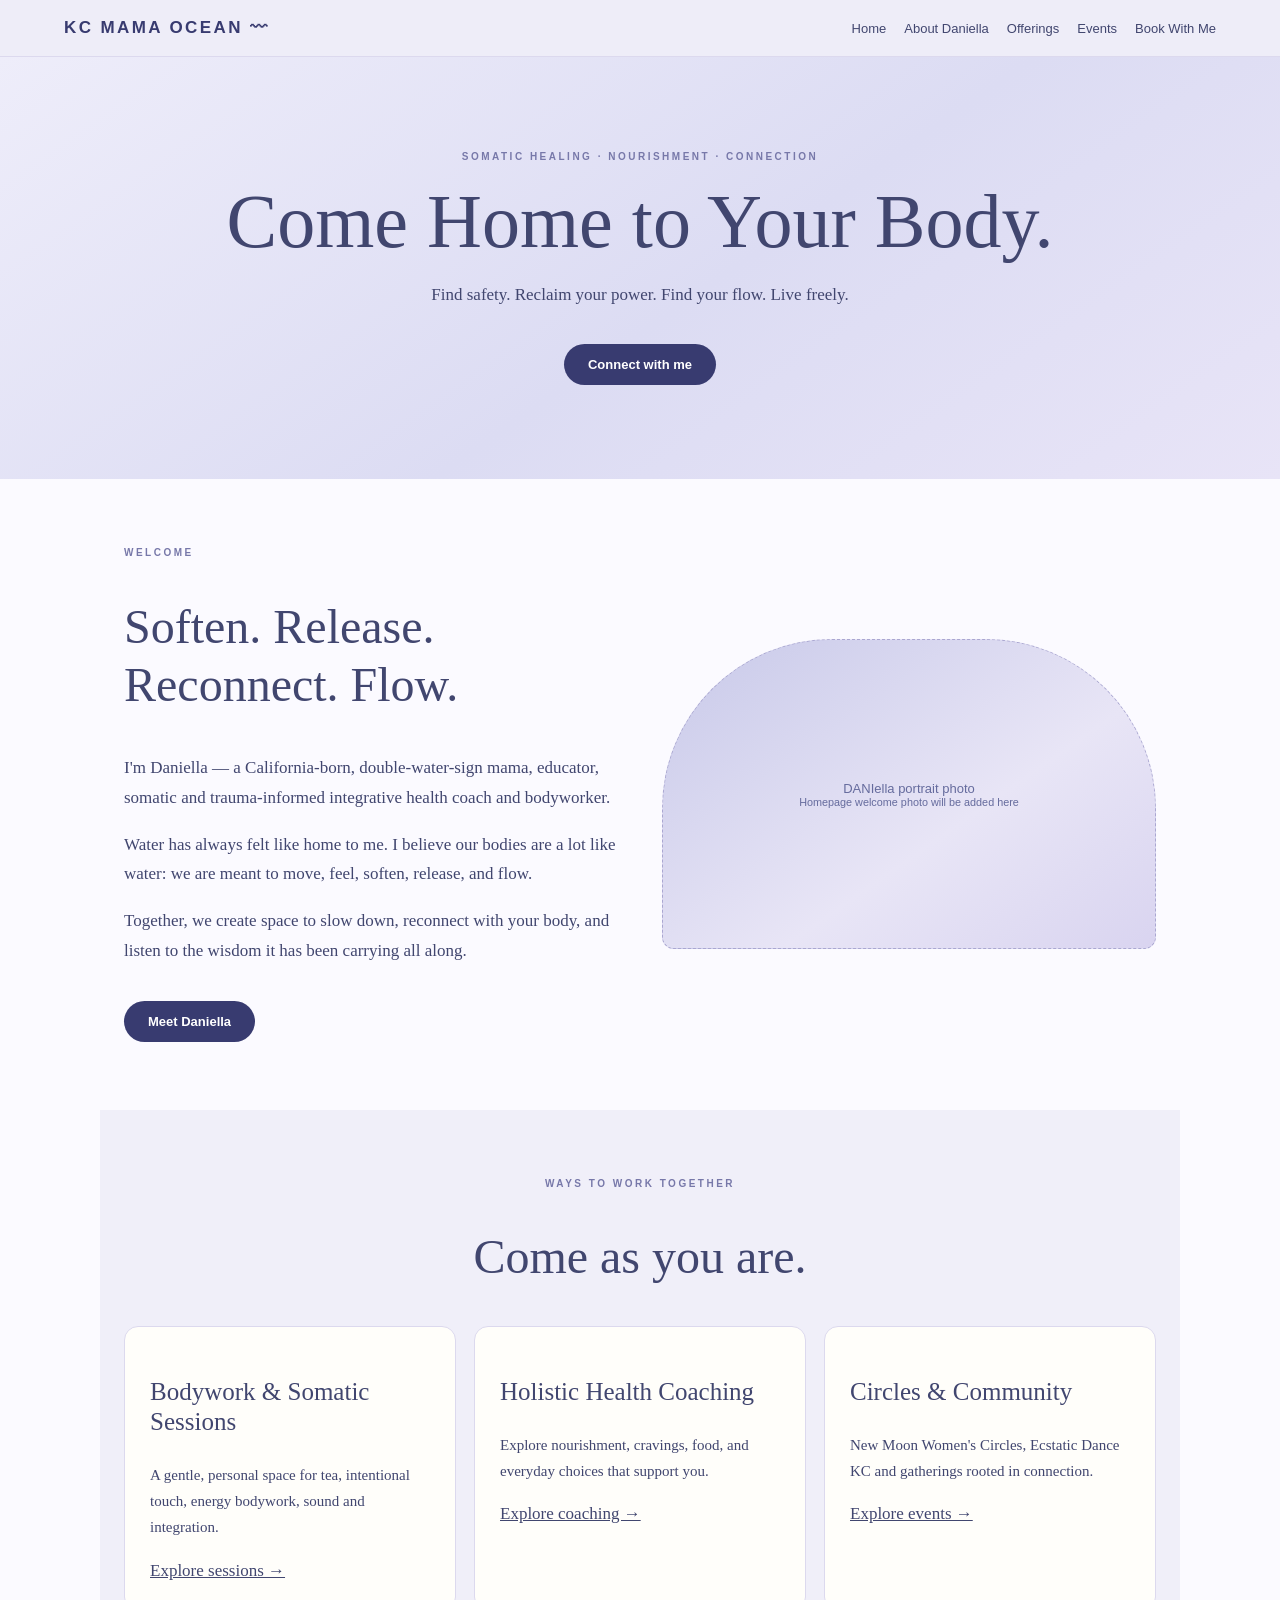
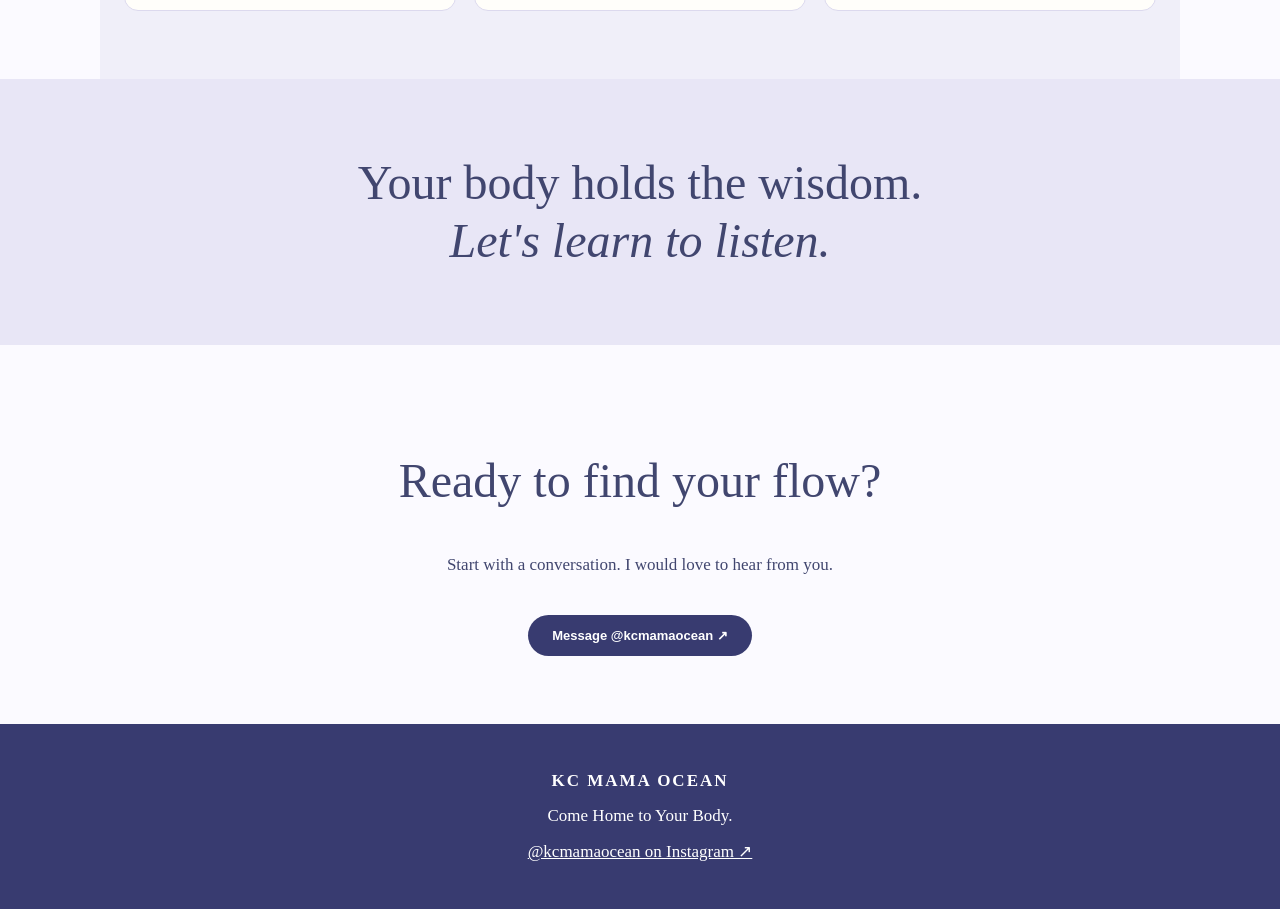
<file: index.html>
<!doctype html>
<html lang="en"><head><meta charset="utf-8"><meta name="viewport" content="width=device-width,initial-scale=1"><meta name="description" content="KC Mama Ocean — somatic bodywork, holistic health coaching, nourishment and community with Daniella."><title>Home | KC Mama Ocean</title><link rel="stylesheet" href="style.css"></head><body><header><a class="brand" href="index.html">KC MAMA OCEAN 〰</a><nav><a href="index.html">Home</a><a href="about.html">About Daniella</a><a href="offerings.html">Offerings</a><a href="events.html">Events</a><a href="book.html">Book With Me</a></nav></header><main>
<section class="hero"><div class="eyebrow">Somatic healing · Nourishment · Connection</div><h1>Come Home to Your Body.</h1><p>Find safety. Reclaim your power. Find your flow. Live freely.</p><a class="button" href="book.html">Connect with me</a></section>
<section class="wrap split"><div><div class="eyebrow">Welcome</div><h2>Soften. Release. Reconnect. Flow.</h2><p>I'm Daniella — a California-born, double-water-sign mama, educator, somatic and trauma-informed integrative health coach and bodyworker.</p><p>Water has always felt like home to me. I believe our bodies are a lot like water: we are meant to move, feel, soften, release, and flow.</p><p>Together, we create space to slow down, reconnect with your body, and listen to the wisdom it has been carrying all along.</p><a href="about.html" class="button">Meet Daniella</a></div><div class="photo-placeholder">DANIella portrait photo<br><small>Homepage welcome photo will be added here</small></div></section>
<section class="wrap soft"><div class="center"><div class="eyebrow">Ways to work together</div><h2>Come as you are.</h2></div><div class="cards"><article class="card"><h3>Bodywork & Somatic Sessions</h3><p>A gentle, personal space for tea, intentional touch, energy bodywork, sound and integration.</p><a href="offerings.html">Explore sessions →</a></article><article class="card"><h3>Holistic Health Coaching</h3><p>Explore nourishment, cravings, food, and everyday choices that support you.</p><a href="offerings.html">Explore coaching →</a></article><article class="card"><h3>Circles & Community</h3><p>New Moon Women's Circles, Ecstatic Dance KC and gatherings rooted in connection.</p><a href="events.html">Explore events →</a></article></div></section>
<section class="quote"><h2>Your body holds the wisdom.<br><em>Let's learn to listen.</em></h2></section>
<section class="wrap center"><h2>Ready to find your flow?</h2><p>Start with a conversation. I would love to hear from you.</p><a class="button" href="https://www.instagram.com/kcmamaocean/" target="_blank" rel="noopener">Message @kcmamaocean ↗</a></section></main><footer><strong style="letter-spacing:2px">KC MAMA OCEAN</strong><p>Come Home to Your Body.</p><a href="https://www.instagram.com/kcmamaocean/" target="_blank" rel="noopener">@kcmamaocean on Instagram ↗</a></footer></body></html>
</file>
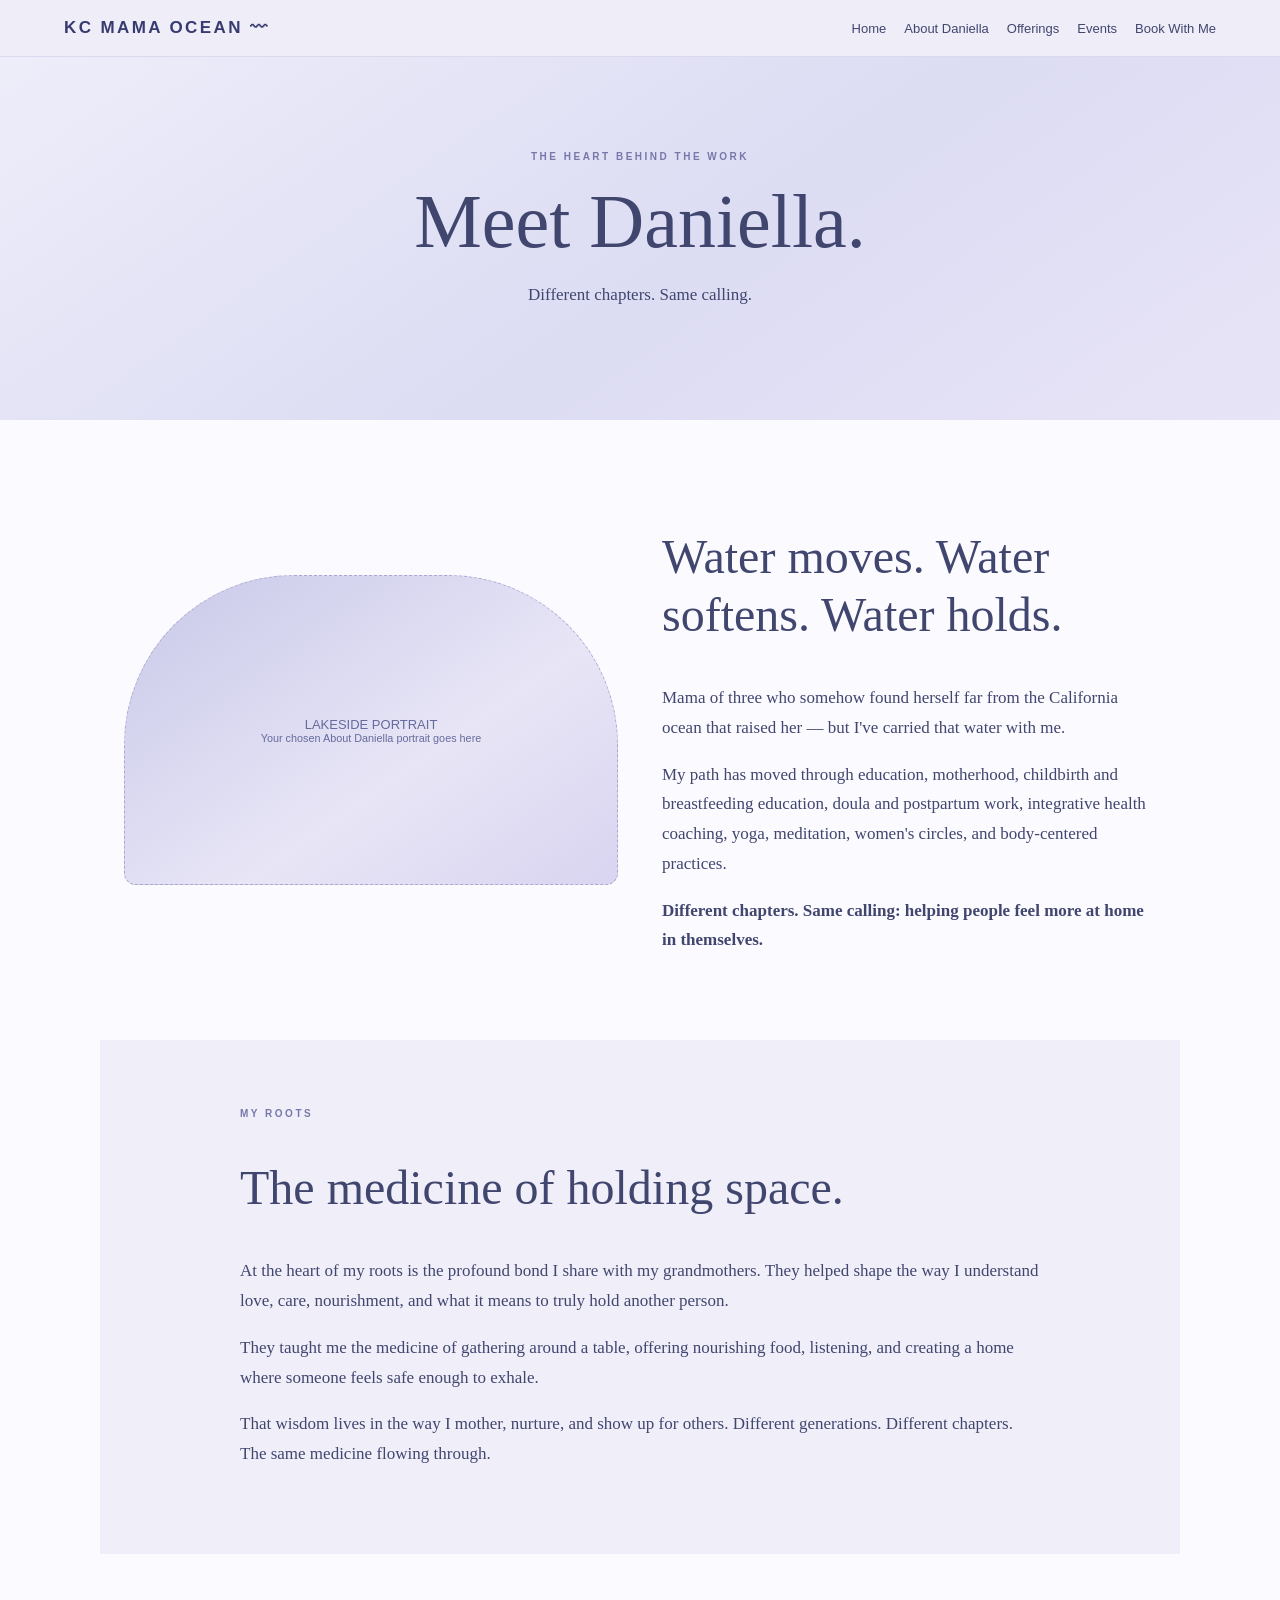
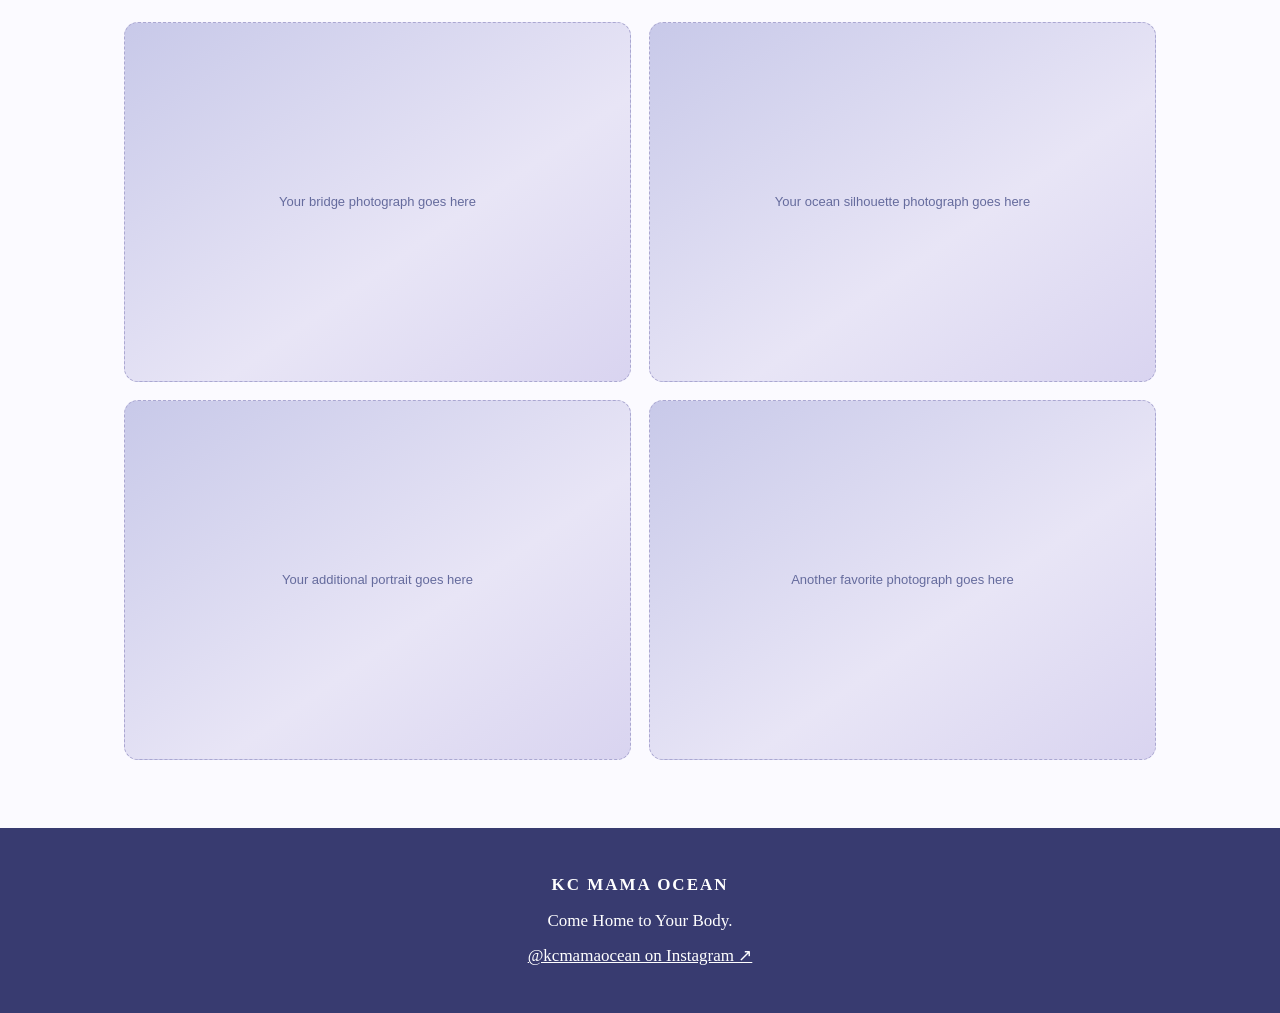
<file: about.html>
<!doctype html>
<html lang="en"><head><meta charset="utf-8"><meta name="viewport" content="width=device-width,initial-scale=1"><meta name="description" content="KC Mama Ocean — somatic bodywork, holistic health coaching, nourishment and community with Daniella."><title>About Daniella | KC Mama Ocean</title><link rel="stylesheet" href="style.css"></head><body><header><a class="brand" href="index.html">KC MAMA OCEAN 〰</a><nav><a href="index.html">Home</a><a href="about.html">About Daniella</a><a href="offerings.html">Offerings</a><a href="events.html">Events</a><a href="book.html">Book With Me</a></nav></header><main>
<section class="hero"><div class="eyebrow">The heart behind the work</div><h1>Meet Daniella.</h1><p>Different chapters. Same calling.</p></section>
<section class="wrap split"><div class="photo-placeholder">LAKESIDE PORTRAIT<br><small>Your chosen About Daniella portrait goes here</small></div><div><h2>Water moves. Water softens. Water holds.</h2><p>Mama of three who somehow found herself far from the California ocean that raised her — but I've carried that water with me.</p><p>My path has moved through education, motherhood, childbirth and breastfeeding education, doula and postpartum work, integrative health coaching, yoga, meditation, women's circles, and body-centered practices.</p><p><strong>Different chapters. Same calling: helping people feel more at home in themselves.</strong></p></div></section>
<section class="wrap soft"><div class="narrow" style="margin:auto"><div class="eyebrow">My roots</div><h2>The medicine of holding space.</h2><p>At the heart of my roots is the profound bond I share with my grandmothers. They helped shape the way I understand love, care, nourishment, and what it means to truly hold another person.</p><p>They taught me the medicine of gathering around a table, offering nourishing food, listening, and creating a home where someone feels safe enough to exhale.</p><p>That wisdom lives in the way I mother, nurture, and show up for others. Different generations. Different chapters. The same medicine flowing through.</p></div></section>
<section class="wrap"><div class="gallery"><div class="photo-placeholder">Your bridge photograph goes here</div><div class="photo-placeholder">Your ocean silhouette photograph goes here</div><div class="photo-placeholder">Your additional portrait goes here</div><div class="photo-placeholder">Another favorite photograph goes here</div></div></section></main><footer><strong style="letter-spacing:2px">KC MAMA OCEAN</strong><p>Come Home to Your Body.</p><a href="https://www.instagram.com/kcmamaocean/" target="_blank" rel="noopener">@kcmamaocean on Instagram ↗</a></footer></body></html>
</file>
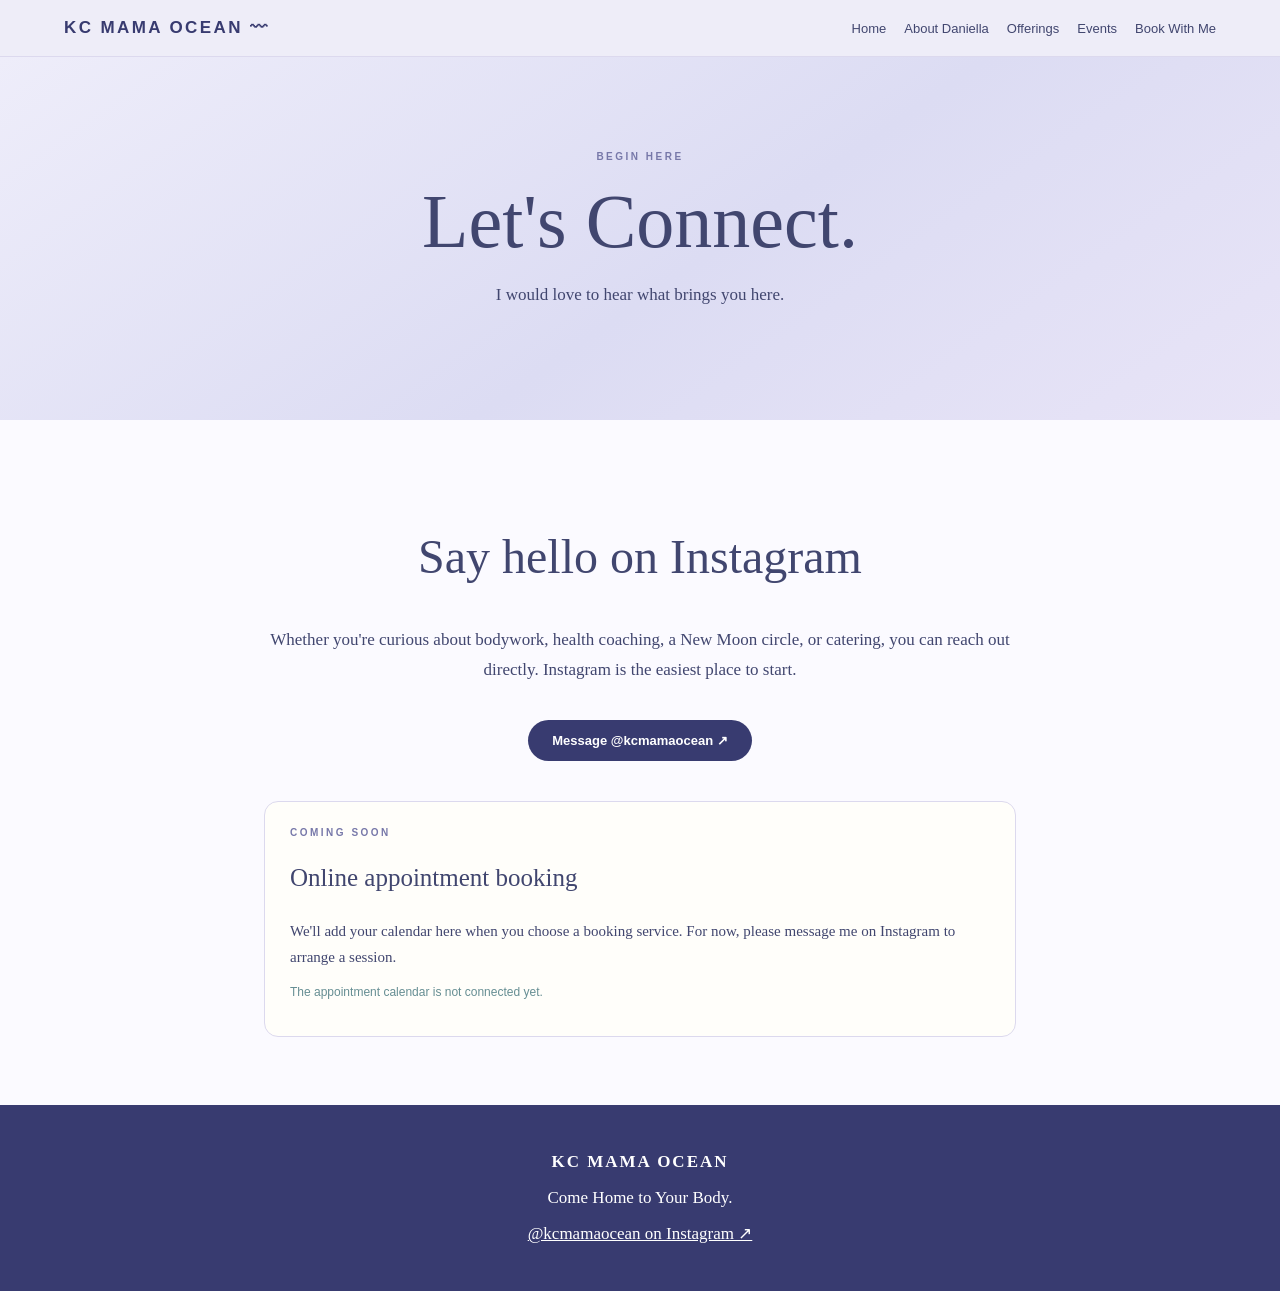
<file: book.html>
<!doctype html>
<html lang="en"><head><meta charset="utf-8"><meta name="viewport" content="width=device-width,initial-scale=1"><meta name="description" content="KC Mama Ocean — somatic bodywork, holistic health coaching, nourishment and community with Daniella."><title>Book With Me | KC Mama Ocean</title><link rel="stylesheet" href="style.css"></head><body><header><a class="brand" href="index.html">KC MAMA OCEAN 〰</a><nav><a href="index.html">Home</a><a href="about.html">About Daniella</a><a href="offerings.html">Offerings</a><a href="events.html">Events</a><a href="book.html">Book With Me</a></nav></header><main>
<section class="hero"><div class="eyebrow">Begin here</div><h1>Let's Connect.</h1><p>I would love to hear what brings you here.</p></section>
<section class="wrap narrow center" style="margin:auto"><h2>Say hello on Instagram</h2><p>Whether you're curious about bodywork, health coaching, a New Moon circle, or catering, you can reach out directly. Instagram is the easiest place to start.</p><a class="button" href="https://www.instagram.com/kcmamaocean/" target="_blank" rel="noopener">Message @kcmamaocean ↗</a><div class="card" style="margin-top:40px;text-align:left"><div class="eyebrow">Coming soon</div><h3>Online appointment booking</h3><p>We'll add your calendar here when you choose a booking service. For now, please message me on Instagram to arrange a session.</p><p style="font:12px Arial,sans-serif;color:#668e93">The appointment calendar is not connected yet.</p></div></section></main><footer><strong style="letter-spacing:2px">KC MAMA OCEAN</strong><p>Come Home to Your Body.</p><a href="https://www.instagram.com/kcmamaocean/" target="_blank" rel="noopener">@kcmamaocean on Instagram ↗</a></footer></body></html>
</file>
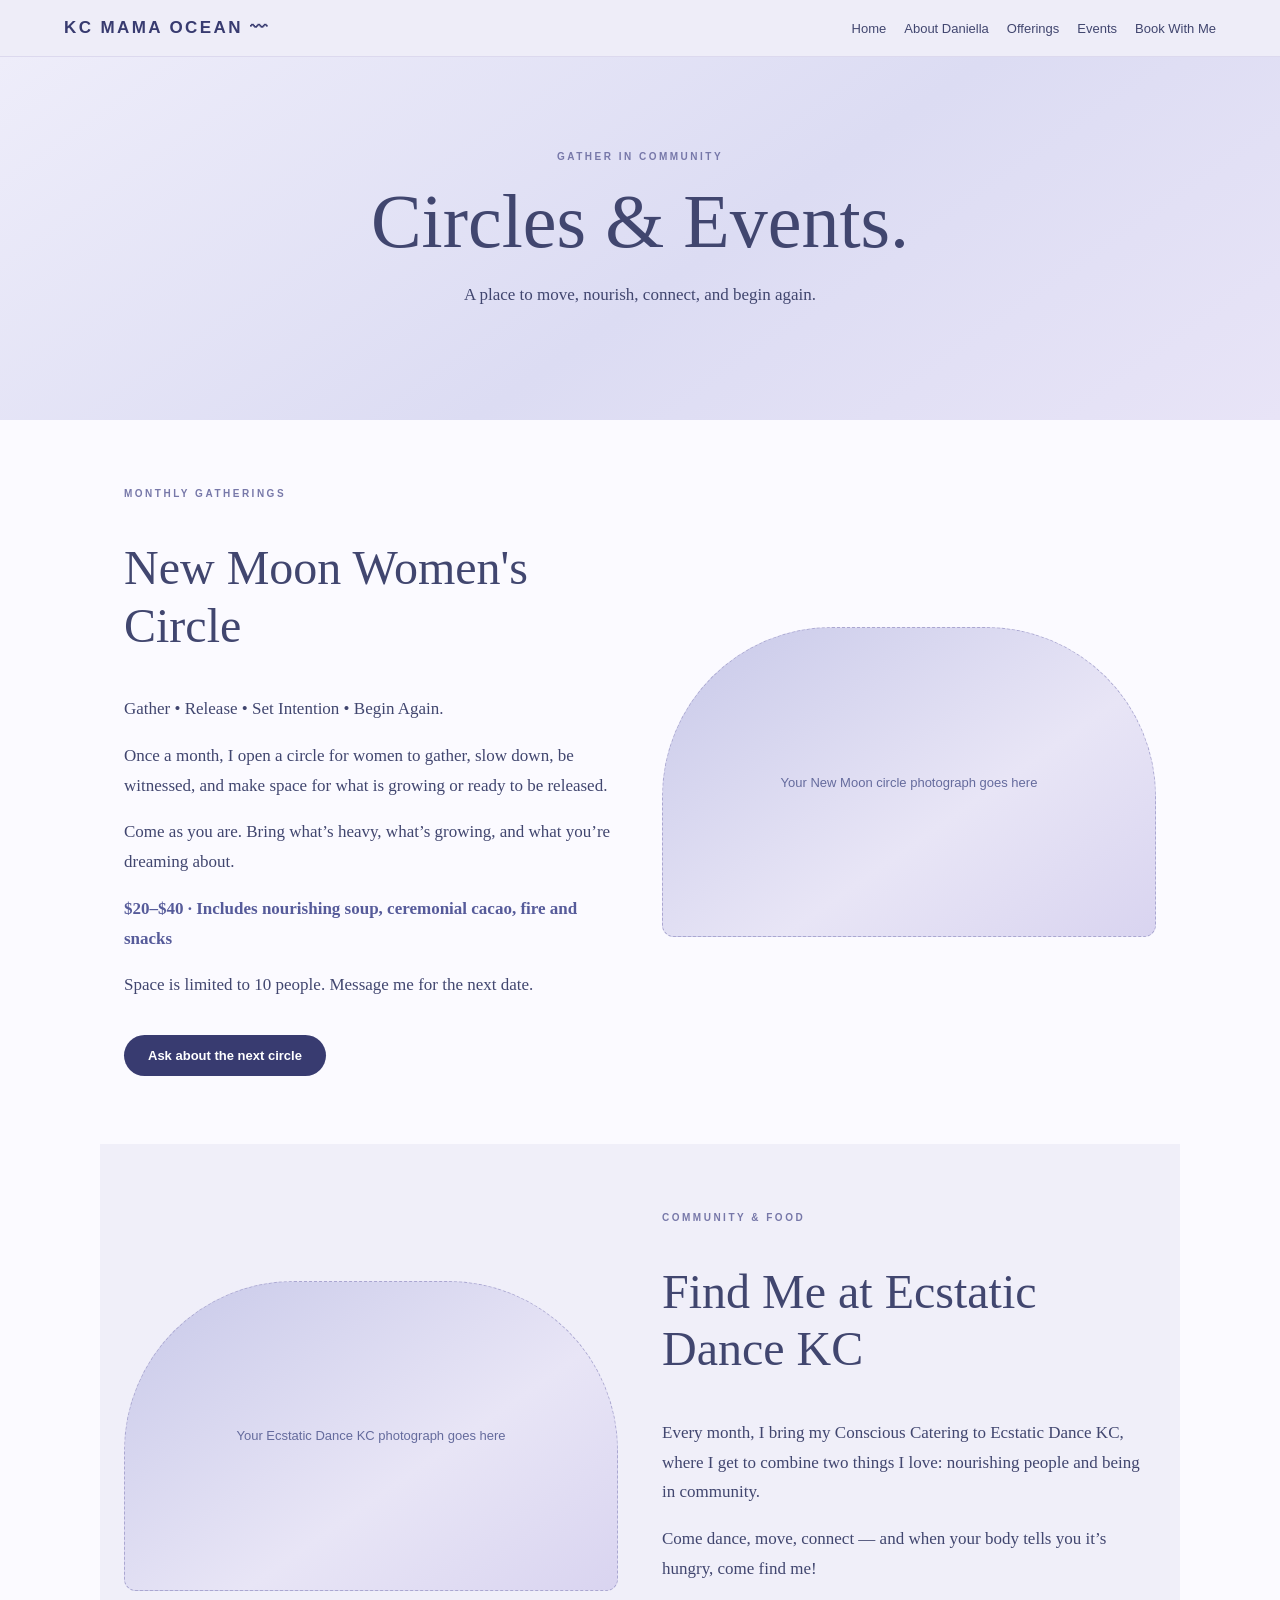
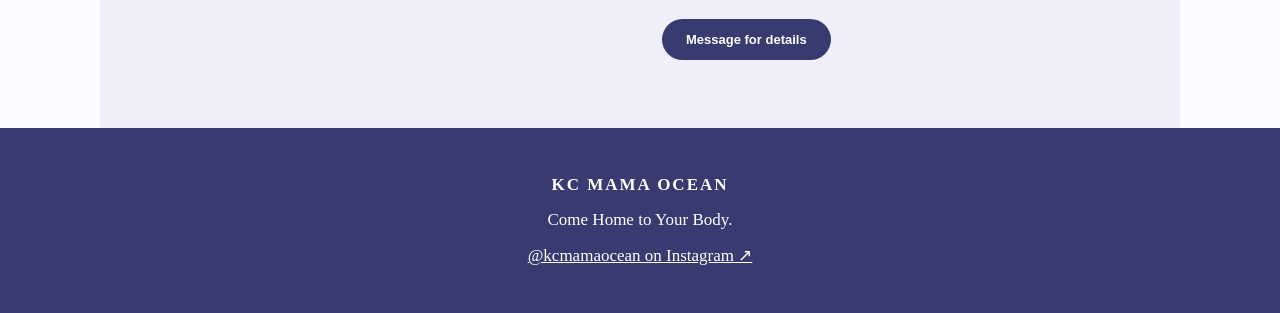
<file: events.html>
<!doctype html>
<html lang="en"><head><meta charset="utf-8"><meta name="viewport" content="width=device-width,initial-scale=1"><meta name="description" content="KC Mama Ocean — somatic bodywork, holistic health coaching, nourishment and community with Daniella."><title>Events | KC Mama Ocean</title><link rel="stylesheet" href="style.css"></head><body><header><a class="brand" href="index.html">KC MAMA OCEAN 〰</a><nav><a href="index.html">Home</a><a href="about.html">About Daniella</a><a href="offerings.html">Offerings</a><a href="events.html">Events</a><a href="book.html">Book With Me</a></nav></header><main>
<section class="hero"><div class="eyebrow">Gather in community</div><h1>Circles & Events.</h1><p>A place to move, nourish, connect, and begin again.</p></section>
<section class="wrap split"><div><div class="eyebrow">Monthly gatherings</div><h2>New Moon Women's Circle</h2><p>Gather • Release • Set Intention • Begin Again.</p><p>Once a month, I open a circle for women to gather, slow down, be witnessed, and make space for what is growing or ready to be released.</p><p>Come as you are. Bring what’s heavy, what’s growing, and what you’re dreaming about.</p><p class="price">$20–$40 · Includes nourishing soup, ceremonial cacao, fire and snacks</p><p>Space is limited to 10 people. Message me for the next date.</p><a class="button" href="https://www.instagram.com/kcmamaocean/" target="_blank" rel="noopener">Ask about the next circle</a></div><div class="photo-placeholder">Your New Moon circle photograph goes here</div></section>
<section class="wrap soft split"><div class="photo-placeholder">Your Ecstatic Dance KC photograph goes here</div><div><div class="eyebrow">Community & food</div><h2>Find Me at Ecstatic Dance KC</h2><p>Every month, I bring my Conscious Catering to Ecstatic Dance KC, where I get to combine two things I love: nourishing people and being in community.</p><p>Come dance, move, connect — and when your body tells you it’s hungry, come find me!</p><a class="button" href="https://www.instagram.com/kcmamaocean/" target="_blank" rel="noopener">Message for details</a></div></section></main><footer><strong style="letter-spacing:2px">KC MAMA OCEAN</strong><p>Come Home to Your Body.</p><a href="https://www.instagram.com/kcmamaocean/" target="_blank" rel="noopener">@kcmamaocean on Instagram ↗</a></footer></body></html>
</file>
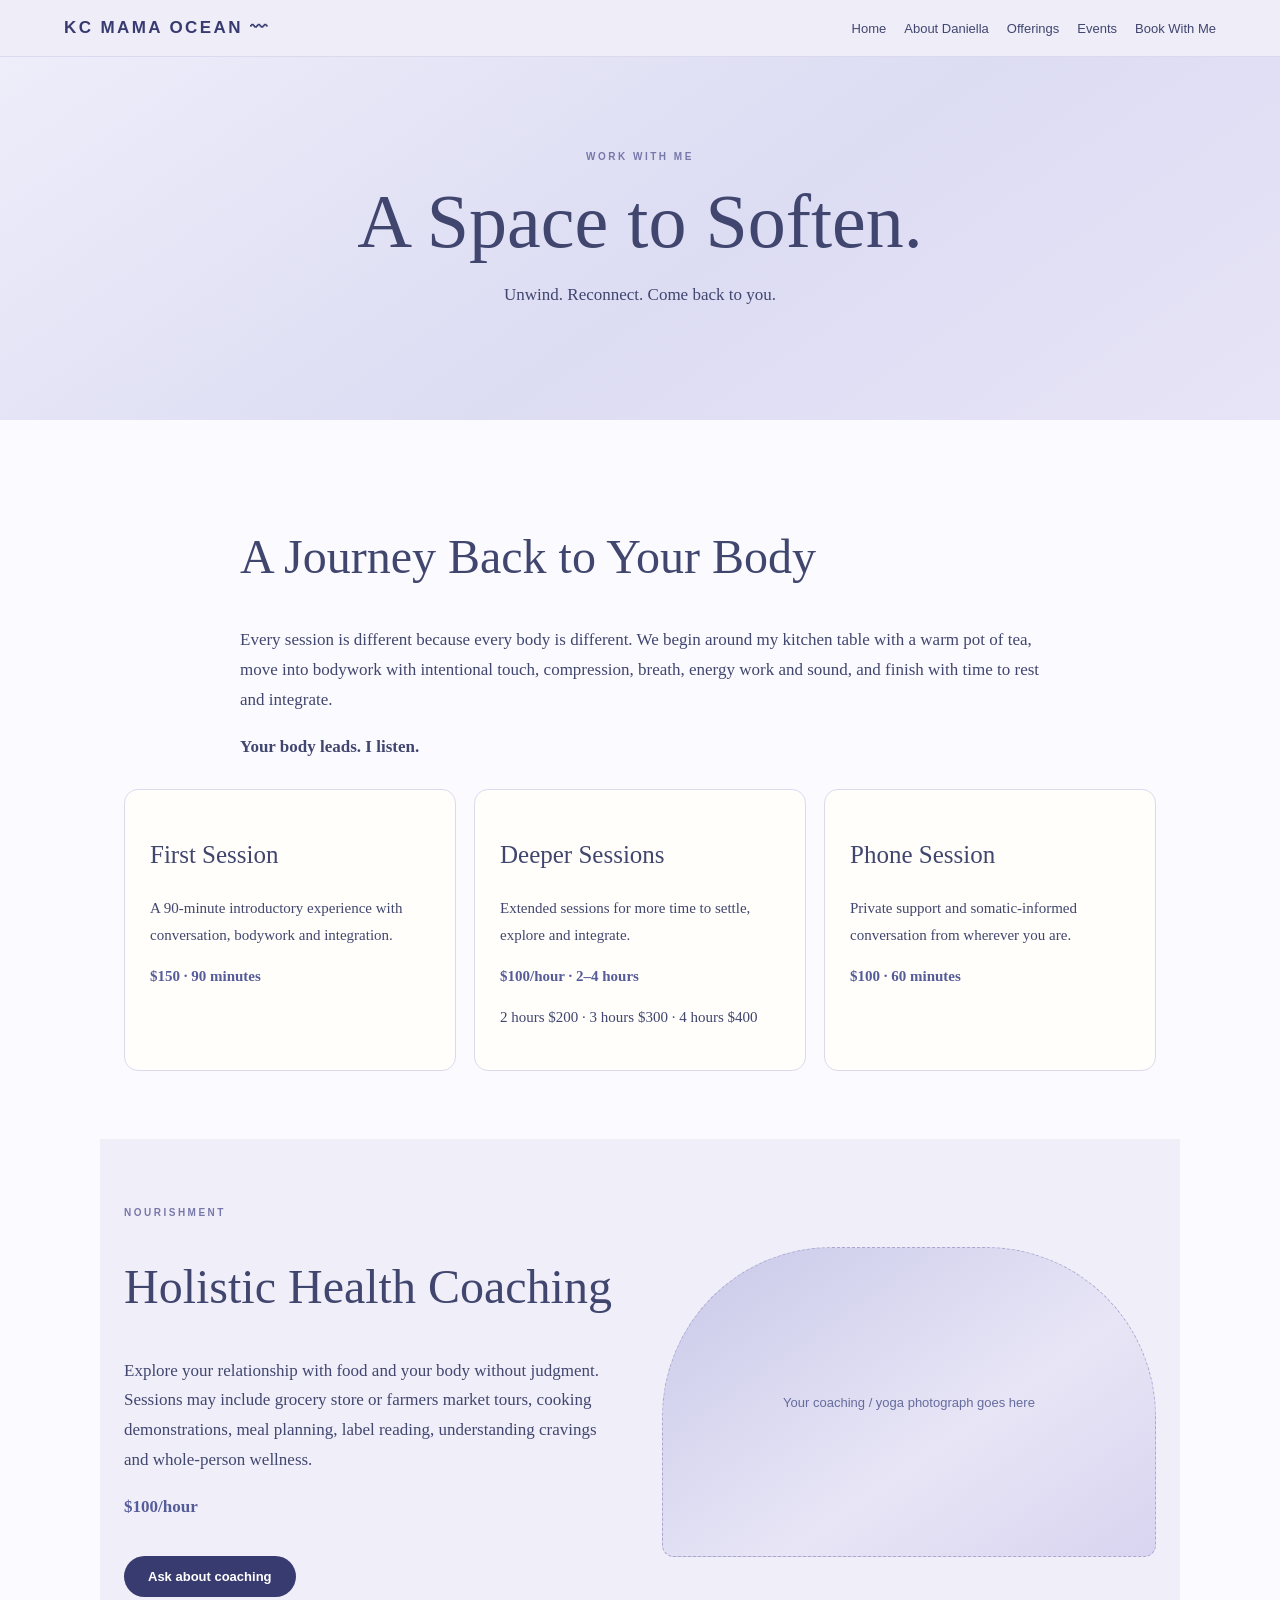
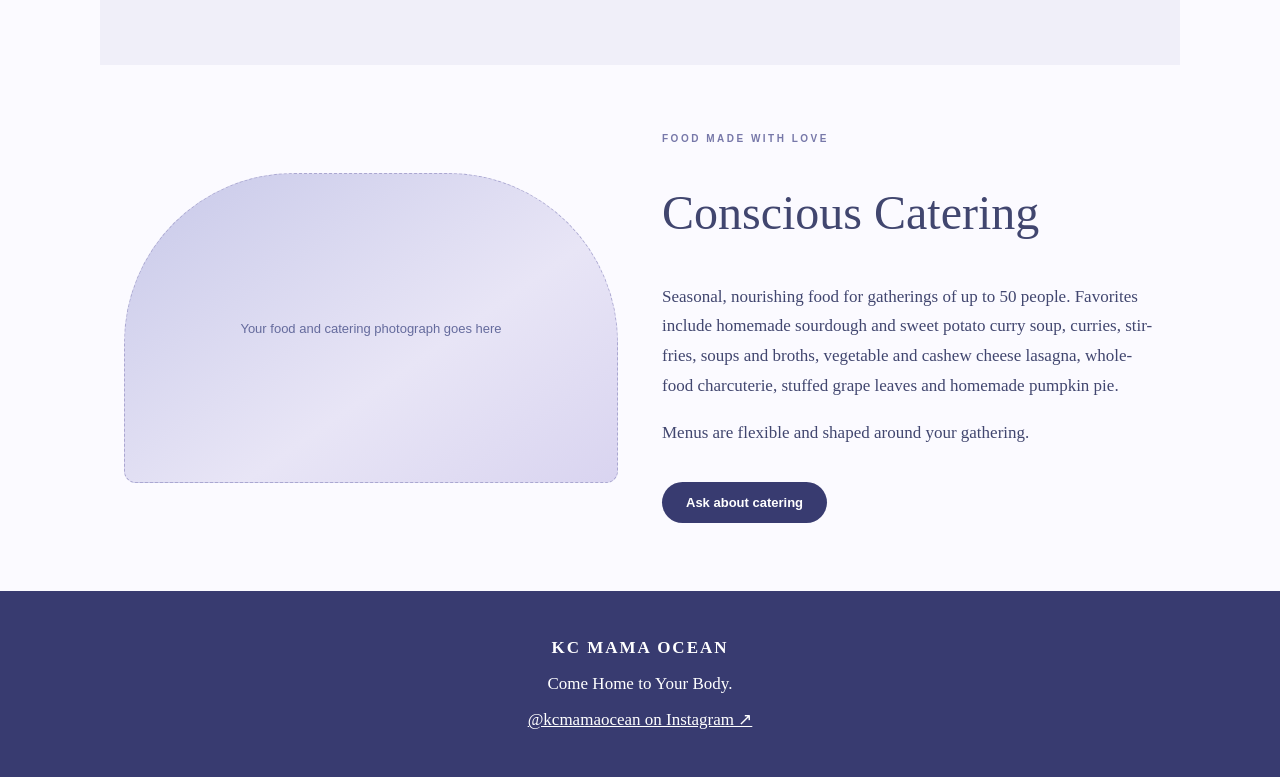
<file: offerings.html>
<!doctype html>
<html lang="en"><head><meta charset="utf-8"><meta name="viewport" content="width=device-width,initial-scale=1"><meta name="description" content="KC Mama Ocean — somatic bodywork, holistic health coaching, nourishment and community with Daniella."><title>Offerings | KC Mama Ocean</title><link rel="stylesheet" href="style.css"></head><body><header><a class="brand" href="index.html">KC MAMA OCEAN 〰</a><nav><a href="index.html">Home</a><a href="about.html">About Daniella</a><a href="offerings.html">Offerings</a><a href="events.html">Events</a><a href="book.html">Book With Me</a></nav></header><main>
<section class="hero"><div class="eyebrow">Work with me</div><h1>A Space to Soften.</h1><p>Unwind. Reconnect. Come back to you.</p></section>
<section class="wrap"><div class="narrow" style="margin:auto"><h2>A Journey Back to Your Body</h2><p>Every session is different because every body is different. We begin around my kitchen table with a warm pot of tea, move into bodywork with intentional touch, compression, breath, energy work and sound, and finish with time to rest and integrate.</p><p><strong>Your body leads. I listen.</strong></p></div><div class="cards"><article class="card"><h3>First Session</h3><p>A 90-minute introductory experience with conversation, bodywork and integration.</p><p class="price">$150 · 90 minutes</p></article><article class="card"><h3>Deeper Sessions</h3><p>Extended sessions for more time to settle, explore and integrate.</p><p class="price">$100/hour · 2–4 hours</p><p>2 hours $200 · 3 hours $300 · 4 hours $400</p></article><article class="card"><h3>Phone Session</h3><p>Private support and somatic-informed conversation from wherever you are.</p><p class="price">$100 · 60 minutes</p></article></div></section>
<section class="wrap soft split"><div><div class="eyebrow">Nourishment</div><h2>Holistic Health Coaching</h2><p>Explore your relationship with food and your body without judgment. Sessions may include grocery store or farmers market tours, cooking demonstrations, meal planning, label reading, understanding cravings and whole-person wellness.</p><p class="price">$100/hour</p><a class="button" href="book.html">Ask about coaching</a></div><div class="photo-placeholder">Your coaching / yoga photograph goes here</div></section>
<section class="wrap split"><div class="photo-placeholder">Your food and catering photograph goes here</div><div><div class="eyebrow">Food made with love</div><h2>Conscious Catering</h2><p>Seasonal, nourishing food for gatherings of up to 50 people. Favorites include homemade sourdough and sweet potato curry soup, curries, stir-fries, soups and broths, vegetable and cashew cheese lasagna, whole-food charcuterie, stuffed grape leaves and homemade pumpkin pie.</p><p>Menus are flexible and shaped around your gathering.</p><a class="button" href="book.html">Ask about catering</a></div></section></main><footer><strong style="letter-spacing:2px">KC MAMA OCEAN</strong><p>Come Home to Your Body.</p><a href="https://www.instagram.com/kcmamaocean/" target="_blank" rel="noopener">@kcmamaocean on Instagram ↗</a></footer></body></html>
</file>
<file: style.css>
:root{--ink:#41466f;--deep:#383b70;--sea:#e4e5f5;--foam:#f0eff9;--sand:#f1edf8;--line:#dcd9ee;--white:#fffefa}*{box-sizing:border-box}html{scroll-behavior:smooth}body{margin:0;background:#fbfaff;color:var(--ink);font:17px/1.75 Georgia,serif}a{color:inherit}header{background:#eeedf8;border-bottom:1px solid var(--line);padding:18px max(5vw,20px);display:flex;align-items:center;justify-content:space-between;gap:18px;flex-wrap:wrap}.brand{font:600 17px/1.2 Arial,sans-serif;letter-spacing:2.4px;text-decoration:none;color:var(--deep)}nav{display:flex;gap:18px;flex-wrap:wrap}nav a{font:13px Arial,sans-serif;text-decoration:none;color:var(--ink)}nav a:hover{ text-decoration:underline}.hero{padding:94px 24px;text-align:center;background:linear-gradient(145deg,#eeedfa 0%,#dcdcf3 55%,#e8e4f7 100%)}.eyebrow{font:600 10px Arial,sans-serif;letter-spacing:2.5px;text-transform:uppercase;color:#7778a9}.hero h1{font-size:clamp(43px,7vw,76px);font-weight:400;line-height:1.08;max-width:850px;margin:18px auto}.hero p{max-width:650px;margin:16px auto}.button{display:inline-block;margin-top:18px;padding:13px 24px;background:var(--deep);color:white;border-radius:40px;text-decoration:none;font:600 13px Arial,sans-serif}.button:hover{background:#477985}.wrap{max-width:1080px;margin:auto;padding:68px 24px}.narrow{max-width:800px}.center{text-align:center}.split{display:grid;grid-template-columns:1fr 1fr;align-items:center;gap:44px}.split img,.wide-photo{width:100%;max-height:570px;object-fit:cover;border-radius:170px 170px 12px 12px}.photo-placeholder{min-height:310px;border-radius:170px 170px 12px 12px;border:1px dashed #aaa7d1;background:linear-gradient(145deg,#c8c9e9,#e8e5f6 60%,#d9d4f0);display:grid;place-content:center;text-align:center;padding:25px;color:#656b9d;font:13px Arial,sans-serif}.soft{background:var(--foam)}.sand{background:var(--sand)}h1,h2,h3{font-weight:400;line-height:1.2}h2{font-size:clamp(31px,4vw,48px)}h3{font-size:25px}.cards{display:grid;grid-template-columns:repeat(auto-fit,minmax(230px,1fr));gap:18px;margin-top:28px}.card{background:var(--white);border:1px solid var(--line);border-radius:14px;padding:25px}.card p{font-size:15px}.price{font-weight:bold;color:#565b9a}.quote{padding:75px 24px;text-align:center;background:#e8e6f6}.quote h2{max-width:780px;margin:0 auto}footer{background:var(--deep);color:white;text-align:center;padding:42px 20px}footer p{margin:6px}footer a{color:white}.gallery{display:grid;grid-template-columns:repeat(2,minmax(0,1fr));gap:18px}.gallery .photo-placeholder{min-height:360px;border-radius:14px}@media(max-width:700px){header{justify-content:center;text-align:center}nav{justify-content:center;gap:10px 15px}.split{grid-template-columns:1fr}.wrap{padding:48px 20px}.hero{padding:65px 20px}.gallery{grid-template-columns:1fr}.gallery .photo-placeholder{min-height:260px}}
</file>
